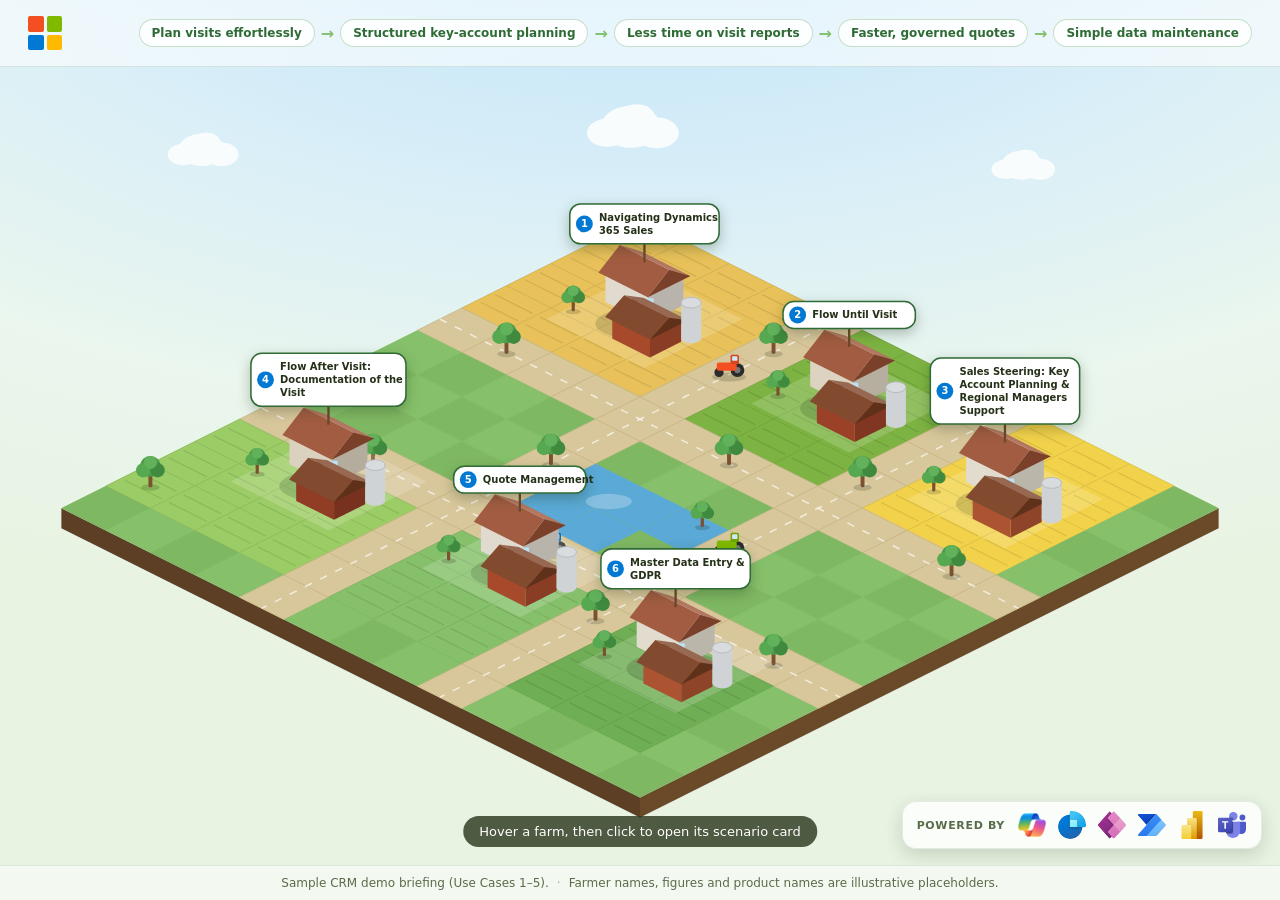
<file: reference/index.html>
<!DOCTYPE html>
<!-- ============================================================================
     Contoso Countryside Demo Hub
     Single-page interactive isometric countryside map for a Dynamics 365 Sales
     + Microsoft AI executive demo. Open this file directly in Microsoft Edge.

     Files:
       index.html  – this page structure
       styles.css  – all styling + colour variables (edit colours at the top)
       data.js     – farm positions + all scenario card content (edit content here)
       app.js      – builds the isometric scene and handles navigation

     No backend, no build step, no internet required. Just double-click to open.
     ========================================================================= -->
<html lang="en">
<head>
  <meta charset="UTF-8" />
  <meta name="viewport" content="width=device-width, initial-scale=1.0" />
  <title>Contoso Countryside Demo Hub</title>
  <link rel="stylesheet" href="styles.css" />
</head>
<body>

  <!-- =====================================================================
       VIEW 1 — THE COUNTRYSIDE MAP
       ===================================================================== -->
  <main id="mapView" class="view view--map is-active">

    <!-- Top bar: branding + the rep journey strip -->
    <header class="topbar">
      <div class="topbar__brand">
        <span class="topbar__logo" aria-hidden="true">
          <!-- Simple four-square Microsoft-style mark -->
          <span class="ms-square ms-square--r"></span><span class="ms-square ms-square--g"></span>
          <span class="ms-square ms-square--b"></span><span class="ms-square ms-square--y"></span>
        </span>
        <!-- Customer + partner logos go here as clean white badge chips so
             they sit naturally in the header. Add your own logo files under
             /logos and a brandchip span per logo when rebranding this demo,
             e.g.:
             <span class="brandchip brandchip--customer">
               <img src="logos/customer.png" alt="Customer" />
             </span> -->
      </div>

      <!-- The seven-step rep journey (filled from data.js REP_JOURNEY) -->
      <nav class="journey" id="journeyStrip" aria-label="Sales rep journey"></nav>
    </header>

    <!-- The isometric scene is injected here by app.js -->
    <div class="stage" id="stage">
      <div class="stage__hint" id="stageHint">Hover a farm, then click to open its scenario card</div>

      <!-- Microsoft technology stack used across the demo, pinned bottom-right.
           Add/remove a logo by editing this list (files live in /logos). -->
      <div class="techstack" aria-label="Microsoft technologies used in this demo">
        <span class="techstack__label">Powered by</span>
        <span class="techstack__logos">
          <span class="techlogo" title="Microsoft 365 Copilot"><img src="logos/copilot.png" alt="Microsoft 365 Copilot" /></span>
          <span class="techlogo" title="Dynamics 365 Sales"><img src="logos/dynamics.svg" alt="Dynamics 365" /></span>
          <span class="techlogo" title="Microsoft Power Apps"><img src="logos/powerapps.svg" alt="Power Apps" /></span>
          <span class="techlogo" title="Microsoft Power Automate"><img src="logos/powerautomate.svg" alt="Power Automate" /></span>
          <span class="techlogo" title="Microsoft Power BI"><img src="logos/powerbi.svg" alt="Power BI" /></span>
          <span class="techlogo" title="Microsoft Teams"><img src="logos/teams.svg" alt="Microsoft Teams" /></span>
        </span>
      </div>
    </div>

    <!-- Footer note: provenance + placeholder disclaimer -->
    <footer class="mapfoot">
      <span>Sample CRM demo briefing (Use Cases 1–5).</span>
      <span class="mapfoot__sep">·</span>
      <span>Farmer names, figures and product names are illustrative placeholders.</span>
    </footer>
  </main>

  <!-- =====================================================================
       VIEW 2 — THE SCENARIO STORYBOARD CARD
       Hidden until a farm is clicked; populated by app.js.
       ===================================================================== -->
  <section id="detailView" class="view view--detail" aria-hidden="true">
    <div class="card" id="cardRoot">

      <!-- Card header -->
      <div class="card__head">
        <button class="backbtn" id="backBtn" type="button">
          <span class="backbtn__arrow" aria-hidden="true">←</span> Back to countryside
        </button>
        <div class="card__badge" id="cardBadge">Scenario 0</div>
      </div>

      <!-- Card hero -->
      <div class="card__hero">
        <div class="card__heroicon" id="cardHeroIcon" aria-hidden="true"></div>
        <div class="card__herotext">
          <h2 class="card__title" id="cardTitle">Scenario title</h2>
          <p class="card__farmer" id="cardFarmer">Farm name</p>
          <p class="card__usecase" id="cardUseCase">Use case</p>
          <!-- Optional key-detail chips, rendered by app.js from a scenario's
               heroFacts array (e.g. farm size, crops, credit limit). -->
          <div class="card__meta" id="cardMeta"></div>
        </div>
      </div>

      <!-- Card body: a responsive grid of labelled blocks.
           Each block has an id so app.js can hide it when a scenario omits that
           field in data.js (e.g. Scenario 1 shows only key message, components
           and the sequence). -->
      <div class="card__grid">

        <!-- Key demo message: highlighted callout (only shown if the scenario
             defines keyMessage in data.js) -->
        <div class="block block--wide block--keymsg" id="blockKeyMsg">
          <h3 class="block__label">Key demo message</h3>
          <div id="cKeyMsg"></div>
        </div>

        <!-- Solution components: rendered as logo tiles by app.js -->
        <div class="block block--wide" id="blockItems">
          <h3 class="block__label">Solution components</h3>
          <ul id="cItems" class="itemgrid"></ul>
        </div>

        <div class="block block--wide" id="blockSummary">
          <h3 class="block__label">Business summary</h3>
          <p id="cSummary"></p>
        </div>

        <div class="block block--wide" id="blockContext">
          <h3 class="block__label">Customer / farmer context</h3>
          <p id="cContext"></p>
          <!-- Optional structured profile facts (key/value), rendered by app.js
               from a scenario's contextFacts array. Hidden if none provided. -->
          <dl id="cContextFacts" class="facts"></dl>
        </div>

        <div class="block block--problem" id="blockProblem">
          <h3 class="block__label">Key business problem</h3>
          <p id="cProblem"></p>
        </div>

        <div class="block block--solution" id="blockSolution">
          <h3 class="block__label">Microsoft solution demonstrated</h3>
          <p id="cSolution"></p>
        </div>

        <div class="block block--outcome" id="blockOutcome">
          <h3 class="block__label">Expected business outcome</h3>
          <p id="cOutcome"></p>
        </div>

        <!-- Sequence of demo actions: rendered as a winding country road -->
        <div class="block block--wide" id="blockSequence">
          <h3 class="block__label">Sequence of demo actions</h3>
          <div id="cSequence" class="road"></div>
        </div>
      </div>

      <!-- Card footer: previous / next navigation between farms -->
      <div class="card__foot">
        <button class="navbtn" id="prevBtn" type="button">‹ Previous farm</button>
        <button class="navbtn navbtn--ghost" id="backBtn2" type="button">Countryside map</button>
        <button class="navbtn" id="nextBtn" type="button">Next farm ›</button>
      </div>
    </div>
  </section>

  <!-- data first, then the app logic -->
  <script src="data.js"></script>
  <script src="app.js"></script>
</body>
</html>
</file>
<file: reference/styles.css>
/* =============================================================================
   Contoso Countryside Demo Hub — STYLES
   -----------------------------------------------------------------------------
   REBRAND / RECOLOUR HERE: every colour is a CSS variable in :root below.
   The palette blends Microsoft brand blues with agricultural greens and warm
   countryside tones.
   ============================================================================= */

:root {
  /* --- Microsoft-style accents --- */
  --ms-blue:        #0078d4;
  --ms-blue-dark:   #005a9e;
  --ms-blue-light:  #50b0f0;
  --ms-red:         #f25022;
  --ms-green:       #7fba00;
  --ms-yellow:      #ffb900;

  /* --- Agricultural greens --- */
  --green-deep:     #2f6b34;
  --green:          #4c9a4a;
  --green-soft:     #7fc06a;
  --green-mist:     #e8f3e2;

  /* --- Warm countryside tones --- */
  --warm-cream:     #faf6ec;
  --warm-sand:      #efe3c8;
  --warm-clay:      #c08552;
  --warm-brown:     #7a5230;
  --warm-roof:      #b4502f;

  /* --- Sky --- */
  --sky-top:        #bfe3f7;
  --sky-mid:        #d8eef8;
  --sky-low:        #eaf6ee;

  /* --- Ink / text --- */
  --ink:            #243018;
  --ink-soft:       #5a6b4a;
  --paper:          #ffffff;

  /* --- UI --- */
  --shadow-soft:    0 10px 30px rgba(31, 54, 20, 0.18);
  --shadow-card:    0 24px 60px rgba(20, 40, 15, 0.28);
  --radius:         18px;
  --radius-sm:      12px;
  --font: -apple-system, BlinkMacSystemFont, "SF Pro Display", "SF Pro Text", "Segoe UI", system-ui, "Helvetica Neue", Arial, sans-serif;
}

* { box-sizing: border-box; }

html, body {
  margin: 0;
  height: 100%;
  font-family: var(--font);
  color: var(--ink);
  background: var(--green-mist);
  -webkit-font-smoothing: antialiased;
}

/* ----------------------------------------------------------------- VIEWS --- */
/* Two stacked views; only one is active at a time, with a soft crossfade.    */
.view {
  position: fixed;
  inset: 0;
  opacity: 0;
  visibility: hidden;
  transition: opacity 0.45s ease, transform 0.45s ease;
}
.view--map      { transform: scale(1.02); }
.view--map.is-active    { opacity: 1; visibility: visible; transform: scale(1); }
.view--detail   { transform: translateY(18px); overflow-y: auto; }
.view--detail.is-active { opacity: 1; visibility: visible; transform: translateY(0); }

/* =====================================================================
   MAP VIEW
   ===================================================================== */
.view--map {
  display: flex;
  flex-direction: column;
  background:
    radial-gradient(120% 80% at 50% -10%, var(--sky-top) 0%, var(--sky-mid) 38%, var(--sky-low) 70%, var(--green-mist) 100%);
}

/* --- Top bar --- */
.topbar {
  display: flex;
  align-items: center;
  justify-content: space-between;
  gap: 24px;
  padding: 16px 28px;
  flex-wrap: wrap;
  background: rgba(255, 255, 255, 0.55);
  backdrop-filter: blur(8px);
  border-bottom: 1px solid rgba(47, 107, 52, 0.14);
  z-index: 5;
}
.topbar__brand { display: flex; align-items: center; gap: 14px; }
.topbar__logo {
  display: grid;
  grid-template-columns: 1fr 1fr;
  gap: 3px;
  width: 34px; height: 34px;
  flex: 0 0 auto;
}
.ms-square { width: 100%; height: 100%; border-radius: 2px; }
.ms-square--r { background: var(--ms-red); }
.ms-square--g { background: var(--ms-green); }
.ms-square--b { background: var(--ms-blue); }
.ms-square--y { background: var(--ms-yellow); }

.topbar__title    { margin: 0; font-size: 20px; font-weight: 700; letter-spacing: -0.2px; }
.topbar__subtitle { margin: 2px 0 0; font-size: 13px; color: var(--ink-soft); }

/* --- Customer / partner logo lockup in the header --- */
.brand__divider {
  width: 1px;
  height: 30px;
  background: rgba(47, 107, 52, 0.22);
  margin: 0 4px;
  flex: 0 0 auto;
}
/* each logo sits on a clean white "badge" chip so it looks intentional and
   blends with the header regardless of the logo's own background */
.brandchip {
  display: inline-flex;
  align-items: center;
  justify-content: center;
  height: 40px;
  padding: 0 12px;
  background: #ffffff;
  border: 1px solid rgba(31, 54, 20, 0.10);
  border-radius: 10px;
  box-shadow: 0 1px 3px rgba(20, 40, 15, 0.10);
  flex: 0 0 auto;
}
.brandchip img { display: block; width: auto; object-fit: contain; }
/* tuned per logo so the optical sizes match; add one rule per brandchip you use */
.brandchip--customer img { height: 24px; }
.brandchip--partner  img { height: 26px; }

/* --- Rep journey strip --- */
.journey {
  display: flex;
  align-items: center;
  gap: 6px;
  flex-wrap: wrap;
}
.journey__step {
  position: relative;
  font-size: 12px;
  font-weight: 600;
  color: var(--green-deep);
  background: rgba(255, 255, 255, 0.85);
  border: 1px solid rgba(76, 154, 74, 0.3);
  padding: 6px 12px;
  border-radius: 999px;
  white-space: nowrap;
}
.journey__arrow { color: var(--green-soft); font-weight: 700; }

/* --- Stage (the scene container) --- */
.stage {
  position: relative;
  flex: 1 1 auto;
  overflow: hidden;
  display: flex;
  align-items: center;
  justify-content: center;
}
.stage svg { width: 100%; height: 100%; display: block; }

.stage__hint {
  position: absolute;
  bottom: 18px;
  left: 50%;
  transform: translateX(-50%);
  background: rgba(36, 48, 24, 0.78);
  color: #fff;
  font-size: 13px;
  padding: 8px 16px;
  border-radius: 999px;
  pointer-events: none;
  z-index: 4;
  animation: floatHint 3.5s ease-in-out infinite;
}
@keyframes floatHint { 0%,100% { transform: translateX(-50%) translateY(0); } 50% { transform: translateX(-50%) translateY(-4px); } }

/* --- Microsoft technology stack, pinned to the bottom-right of the map --- */
.techstack {
  position: absolute;
  right: 18px;
  bottom: 16px;
  z-index: 4;
  display: flex;
  align-items: center;
  gap: 12px;
  padding: 8px 14px;
  background: rgba(255, 255, 255, 0.82);
  -webkit-backdrop-filter: saturate(160%) blur(8px);
  backdrop-filter: saturate(160%) blur(8px);
  border: 1px solid rgba(31, 54, 20, 0.10);
  border-radius: 14px;
  box-shadow: 0 6px 18px rgba(20, 40, 15, 0.16);
}
.techstack__label {
  font-size: 11px;
  font-weight: 600;
  letter-spacing: 0.06em;
  text-transform: uppercase;
  color: var(--ink-soft);
}
.techstack__logos { display: flex; align-items: center; gap: 10px; }
.techlogo {
  display: inline-flex;
  align-items: center;
  justify-content: center;
  width: 30px; height: 30px;
  transition: transform 0.18s ease;
}
.techlogo:hover { transform: translateY(-3px) scale(1.08); }
.techlogo img { max-width: 28px; max-height: 28px; width: auto; height: auto; object-fit: contain; display: block; }

@media (max-width: 760px) {
  .techstack__label { display: none; }   /* keep it compact on small screens */
  .techstack { gap: 8px; padding: 7px 10px; }
}

/* --- Interactive farm groups (SVG) --- */
.farm {
  cursor: pointer;
  transform-box: fill-box;
  transform-origin: center bottom;
  transition: transform 0.25s cubic-bezier(0.34, 1.56, 0.64, 1), filter 0.25s ease;
}
.farm:hover, .farm.is-focused {
  transform: translateY(-10px) scale(1.04);
  filter: drop-shadow(0 16px 16px rgba(20, 40, 15, 0.35));
}
/* The label sign above each farm */
.farm__sign { transition: transform 0.25s ease; }
.farm:hover .farm__sign { transform: translateY(-4px); }
.farm__signtext {
  font-family: var(--font);
  font-weight: 700;
  fill: var(--ink);
}
.farm__signnum {
  font-family: var(--font);
  font-weight: 800;
  fill: #fff;
}
.farm__plot { transition: opacity 0.25s ease; }
.farm:hover .farm__plot { opacity: 1; }

/* gentle idle bob for tractors / decorative wobble handled in app.js classes */
.bob { animation: bob 4s ease-in-out infinite; transform-box: fill-box; transform-origin: center; }
@keyframes bob { 0%,100% { transform: translateY(0); } 50% { transform: translateY(-2px); } }

/* --- Map footer --- */
.mapfoot {
  padding: 10px 28px;
  font-size: 12px;
  color: var(--ink-soft);
  background: rgba(255, 255, 255, 0.5);
  border-top: 1px solid rgba(47, 107, 52, 0.12);
  display: flex;
  gap: 8px;
  flex-wrap: wrap;
  justify-content: center;
}
.mapfoot__sep { opacity: 0.5; }

/* =====================================================================
   DETAIL VIEW — the storyboard card  (Apple-inspired, enterprise-grade)
   ---------------------------------------------------------------------
   Design language: a quiet #f5f5f7 canvas, one white surface, generous
   whitespace, hairline separators, restrained accent colour, and refined
   typography. Recolour via the --d-* tokens just below.
   ===================================================================== */
:root {
  --d-canvas:   #f5f5f7;   /* page background  */
  --d-surface:  #ffffff;   /* the card         */
  --d-group:    #f5f5f7;   /* grouped sub-cards */
  --d-ink:      #1d1d1f;   /* primary text     */
  --d-ink2:     #6e6e73;   /* secondary text   */
  --d-hair:     #e3e3e6;   /* hairline borders */
  --d-accent:   #0071e3;   /* single accent (Apple-blue tuned) */
  --d-accent-d: #0058b9;
  --d-radius:   28px;
  --d-radius-s: 16px;
}

.view--detail {
  background: var(--d-canvas);
  padding: 0 0 80px;
}

/* The single white surface, centred with room to breathe */
.card {
  max-width: 940px;
  margin: 0 auto;
  background: var(--d-surface);
  border-radius: var(--d-radius);
  box-shadow: 0 1px 2px rgba(0,0,0,0.04), 0 18px 50px rgba(0,0,0,0.07);
  overflow: hidden;
}

/* --- Sticky translucent nav bar (Apple toolbar) --- */
.card__head {
  position: sticky;
  top: 0;
  z-index: 10;
  display: flex;
  align-items: center;
  justify-content: space-between;
  padding: 14px 22px;
  background: rgba(255, 255, 255, 0.72);
  -webkit-backdrop-filter: saturate(180%) blur(20px);
  backdrop-filter: saturate(180%) blur(20px);
  border-bottom: 1px solid var(--d-hair);
}
.backbtn {
  display: inline-flex;
  align-items: center;
  gap: 6px;
  border: none;
  background: transparent;
  color: var(--d-accent);
  font-family: var(--font);
  font-size: 15px;
  font-weight: 500;
  padding: 8px 10px;
  border-radius: 10px;
  cursor: pointer;
  transition: opacity 0.18s ease, transform 0.18s ease;
}
.backbtn:hover { opacity: 0.6; }
.backbtn:active { transform: scale(0.97); }
.backbtn__arrow { font-size: 18px; line-height: 1; }
.card__badge {
  font-size: 13px;
  font-weight: 500;
  letter-spacing: 0.2px;
  color: var(--d-ink2);
}

/* --- Hero: airy, left-aligned, clear hierarchy --- */
.card__hero {
  display: flex;
  align-items: flex-start;
  gap: 22px;
  padding: 56px 64px 40px;
  border-bottom: 1px solid var(--d-hair);
}
.card__heroicon {
  flex: 0 0 auto;
  width: 60px; height: 60px;
  border-radius: 50%;
  background: rgba(0, 113, 227, 0.1);
  color: var(--d-accent);
  display: flex;
  align-items: center;
  justify-content: center;
}
.card__heroicon svg { width: 32px; height: 32px; }
.card__herotext { padding-top: 2px; }
.card__title {
  margin: 0;
  font-size: 40px;
  font-weight: 600;
  letter-spacing: -0.025em;
  line-height: 1.08;
  color: var(--d-ink);
}
.card__farmer {
  margin: 12px 0 0;
  font-size: 19px;
  font-weight: 400;
  color: var(--d-ink2);
  letter-spacing: -0.01em;
}
.card__usecase {
  margin: 16px 0 0;
  display: inline-block;
  font-size: 12px;
  font-weight: 600;
  letter-spacing: 0.02em;
  color: var(--d-accent-d);
  background: rgba(0, 113, 227, 0.08);
  padding: 6px 12px;
  border-radius: 999px;
}

/* Compact key-detail chips in the hero (farm size, crops, credit limit, …) */
.card__meta {
  margin: 16px 0 0;
  display: flex;
  flex-wrap: wrap;
  gap: 8px;
}
.metachip {
  font-size: 13px;
  line-height: 1.3;
  letter-spacing: -0.01em;
  color: var(--d-ink);
  background: var(--d-group);
  border: 1px solid var(--d-hair);
  padding: 6px 12px;
  border-radius: 8px;
}
.metachip__k {
  font-weight: 600;
  color: var(--d-ink2);
  margin-right: 2px;
}

/* --- Body grid: neutral grouped cards on whitespace --- */
.card__grid {
  display: grid;
  grid-template-columns: 1fr 1fr;
  gap: 18px;
  padding: 40px 64px 8px;
}
.block {
  background: var(--d-group);
  border-radius: var(--d-radius-s);
  padding: 24px 26px;
}
.block--wide { grid-column: 1 / -1; }
.block__label {
  margin: 0 0 12px;
  font-size: 12px;
  font-weight: 600;
  letter-spacing: 0.05em;
  text-transform: uppercase;
  color: var(--d-ink2);
}
.block p {
  margin: 0;
  font-size: 17px;
  line-height: 1.6;
  letter-spacing: -0.01em;
  color: var(--d-ink);
}

/* Structured profile facts (key/value list) inside the context card */
.facts {
  margin: 16px 0 0;
  padding: 0;
  display: grid;
  grid-template-columns: 1fr 1fr;
  gap: 0 28px;
}
.facts__row {
  display: grid;
  grid-template-columns: 130px 1fr;
  gap: 12px;
  align-items: baseline;
  padding: 10px 0;
  border-top: 1px solid var(--d-hair);
}
.facts__row dt {
  margin: 0;
  font-size: 12px;
  font-weight: 600;
  letter-spacing: 0.03em;
  text-transform: uppercase;
  color: var(--d-ink2);
}
.facts__row dd {
  margin: 0;
  font-size: 15px;
  line-height: 1.45;
  letter-spacing: -0.01em;
  color: var(--d-ink);
}

/* Restrained semantic accents — coloured LABEL only, surfaces stay quiet */
.block--problem  .block__label { color: #c0392b; }
.block--solution .block__label { color: var(--d-accent-d); }
.block--outcome  .block__label { color: #1d7a3e; }

/* --- Key demo message: headline + a few crisp value statements --- */
.block--keymsg {
  background: linear-gradient(180deg, #f4f9ff, #fbfdff);
  border: 1px solid #dbe9fb;
}
.block--keymsg .block__label { color: var(--d-accent-d); }
.keymsg__lead {
  margin: 2px 0 16px;
  font-size: 21px;
  line-height: 1.4;
  letter-spacing: -0.015em;
  color: var(--d-ink);
  font-weight: 600;
}
.keymsg__points { margin: 0; padding: 0; list-style: none; }
.keymsg__points li {
  position: relative;
  padding-left: 26px;
  font-size: 16px;
  line-height: 1.55;
  letter-spacing: -0.01em;
  color: var(--d-ink2);
  margin-bottom: 10px;
}
.keymsg__points li:last-child { margin-bottom: 0; }
.keymsg__points li::before {
  content: "";
  position: absolute;
  left: 4px; top: 8px;
  width: 8px; height: 8px;
  border-radius: 50%;
  background: var(--d-accent);
}

/* --- Solution components: clean logo tiles --- */
.itemgrid {
  display: grid;
  grid-template-columns: repeat(auto-fill, minmax(220px, 1fr));
  gap: 12px;
  margin: 0;
  padding: 0;
  list-style: none;
}
.itemchip {
  display: flex;
  align-items: center;
  gap: 13px;
  background: #fff;
  border: 1px solid var(--d-hair);
  border-radius: 14px;
  padding: 13px 16px;
  transition: transform 0.18s ease, box-shadow 0.18s ease;
}
.itemchip:hover { transform: translateY(-2px); box-shadow: 0 6px 18px rgba(0,0,0,0.06); }
.itemchip__icon { flex: 0 0 auto; width: 40px; height: 34px; display: flex; align-items: center; justify-content: center; }
.itemchip__icon svg { width: 32px; height: 32px; display: block; }
.itemchip__logo { width: auto; height: auto; max-width: 40px; max-height: 34px; object-fit: contain; display: block; }
.itemchip__label {
  font-size: 15px;
  font-weight: 500;
  letter-spacing: -0.01em;
  color: var(--d-ink);
  line-height: 1.3;
}

/* --- Sequence of demo actions: a winding country road through the steps --- */
.road {
  position: relative;
  margin-top: 10px;
  padding: 6px 0;
}
.road__svg {
  position: absolute;
  left: 0; top: 0;
  width: 100%; height: 100%;
  z-index: 0;
  pointer-events: none;
}
/* the country lane: a soft earth edge, a tan road, and a dashed centre line */
.road__edge { fill: none; stroke: #b39a68; stroke-width: 36; stroke-linecap: round; stroke-linejoin: round; }
.road__lane { fill: none; stroke: #d9c79c; stroke-width: 28; stroke-linecap: round; stroke-linejoin: round; }
.road__dash { fill: none; stroke: #ffffff; stroke-width: 3; stroke-dasharray: 13 15; stroke-linecap: round; opacity: 0.85; }

.roadstep {
  position: relative;
  z-index: 1;
  display: grid;
  grid-template-columns: 1fr 210px 1fr;  /* outer text | central road band | outer text */
  column-gap: 30px;
  align-items: center;
  min-height: 156px;
}
.roadstep__node {
  grid-column: 2;                          /* nodes live in the central band */
  width: 74px; height: 74px;
  border-radius: 50%;
  display: flex; align-items: center; justify-content: center;
  color: #fff;
  font-size: 27px;
  font-weight: 800;
  border: 4px solid #fff;
  box-shadow: 0 8px 18px rgba(20, 40, 15, 0.30);
}
.roadstep--left  .roadstep__node { justify-self: start; }
.roadstep--left  .roadstep__body { grid-column: 3; justify-self: start; text-align: left;  max-width: 320px; }
.roadstep--right .roadstep__node { justify-self: end; }
.roadstep--right .roadstep__body { grid-column: 1; justify-self: end;   text-align: right; max-width: 320px; }

.roadstep__eyebrow {
  font-size: 11px;
  font-weight: 700;
  letter-spacing: 0.08em;
  text-transform: uppercase;
  margin-bottom: 3px;
}
.roadstep__title {
  font-size: 18px;
  font-weight: 700;
  letter-spacing: -0.01em;
  color: var(--d-ink);
  margin-bottom: 4px;
}
.roadstep__text {
  font-size: 15px;
  line-height: 1.5;
  letter-spacing: -0.01em;
  color: var(--d-ink2);
}

/* --- Footer nav: Apple pill buttons --- */
.card__foot {
  display: flex;
  align-items: center;
  justify-content: space-between;
  gap: 12px;
  padding: 36px 64px 56px;
}
.navbtn {
  border: none;
  background: var(--d-accent);
  color: #fff;
  font-family: var(--font);
  font-size: 15px;
  font-weight: 500;
  letter-spacing: -0.01em;
  padding: 12px 24px;
  border-radius: 999px;
  cursor: pointer;
  transition: background 0.18s ease, transform 0.18s ease, opacity 0.18s ease;
}
.navbtn:hover { background: var(--d-accent-d); }
.navbtn:active { transform: scale(0.97); }
.navbtn--ghost {
  background: #e8e8ed;
  color: var(--d-ink);
}
.navbtn--ghost:hover { background: #dcdce1; }

/* Entry animation — quiet and quick */
.view--detail.is-active .card { animation: cardIn 0.45s cubic-bezier(0.22, 1, 0.36, 1); }
@keyframes cardIn {
  from { opacity: 0; transform: translateY(16px); }
  to   { opacity: 1; transform: translateY(0); }
}

/* ----------------------------------------------------------- RESPONSIVE --- */
@media (max-width: 820px) {
  .card { border-radius: 0; }
  .card__hero { padding: 40px 28px 28px; }
  .card__title { font-size: 30px; }
  .card__grid { grid-template-columns: 1fr; padding: 28px 28px 4px; }
  .facts { grid-template-columns: 1fr; }
  /* winding road collapses to a single-side lane on small screens */
  .roadstep { grid-template-columns: 58px 1fr; column-gap: 18px; min-height: auto; padding: 10px 0; }
  .roadstep--left  .roadstep__node,
  .roadstep--right .roadstep__node { grid-column: 1; justify-self: center; }
  .roadstep--left  .roadstep__body,
  .roadstep--right .roadstep__body { grid-column: 2; justify-self: start; text-align: left; max-width: none; }
  .roadstep__node { width: 50px; height: 50px; font-size: 19px; border-width: 3px; }
  .card__foot { padding: 28px 28px 44px; flex-wrap: wrap; }
  .navbtn { flex: 1 1 auto; }
}
@media (max-width: 760px) {
  .topbar { gap: 12px; }
  .journey { display: none; }              /* keep the map clean on small screens */
}
</file>
